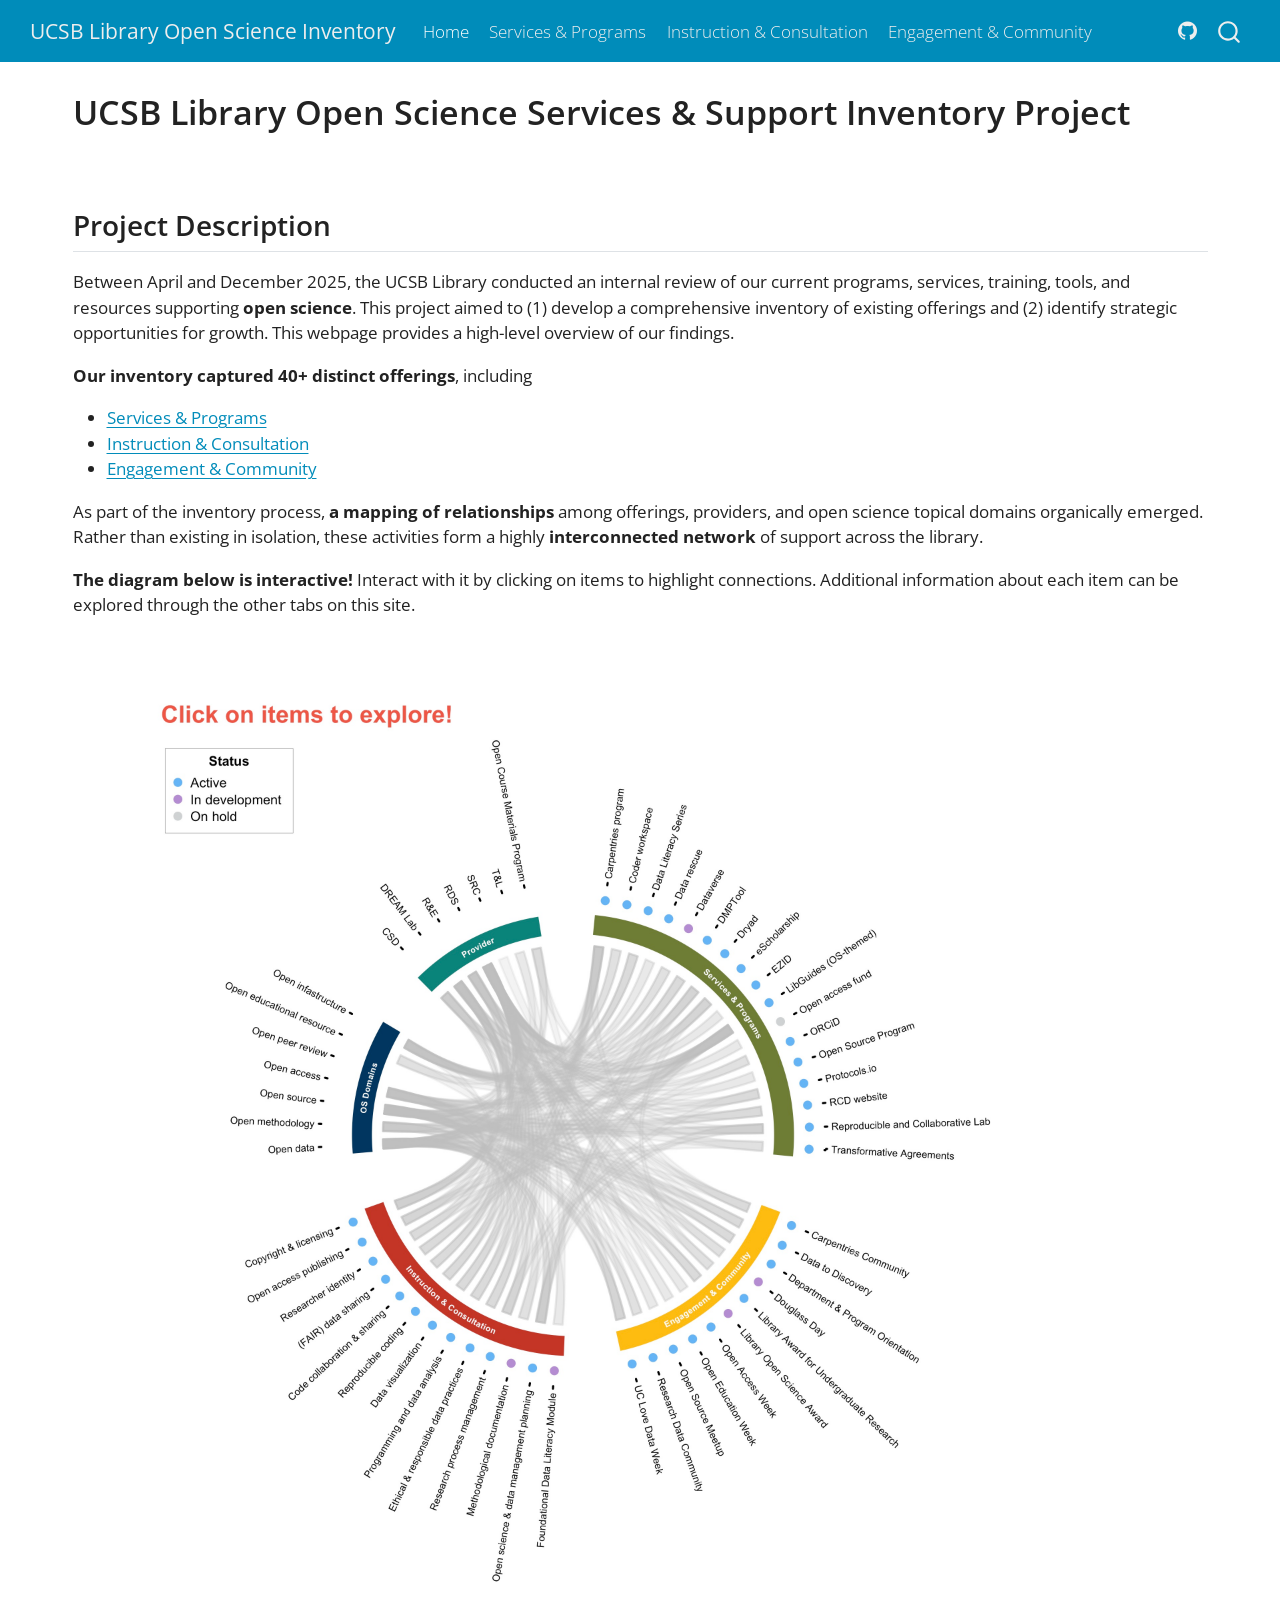
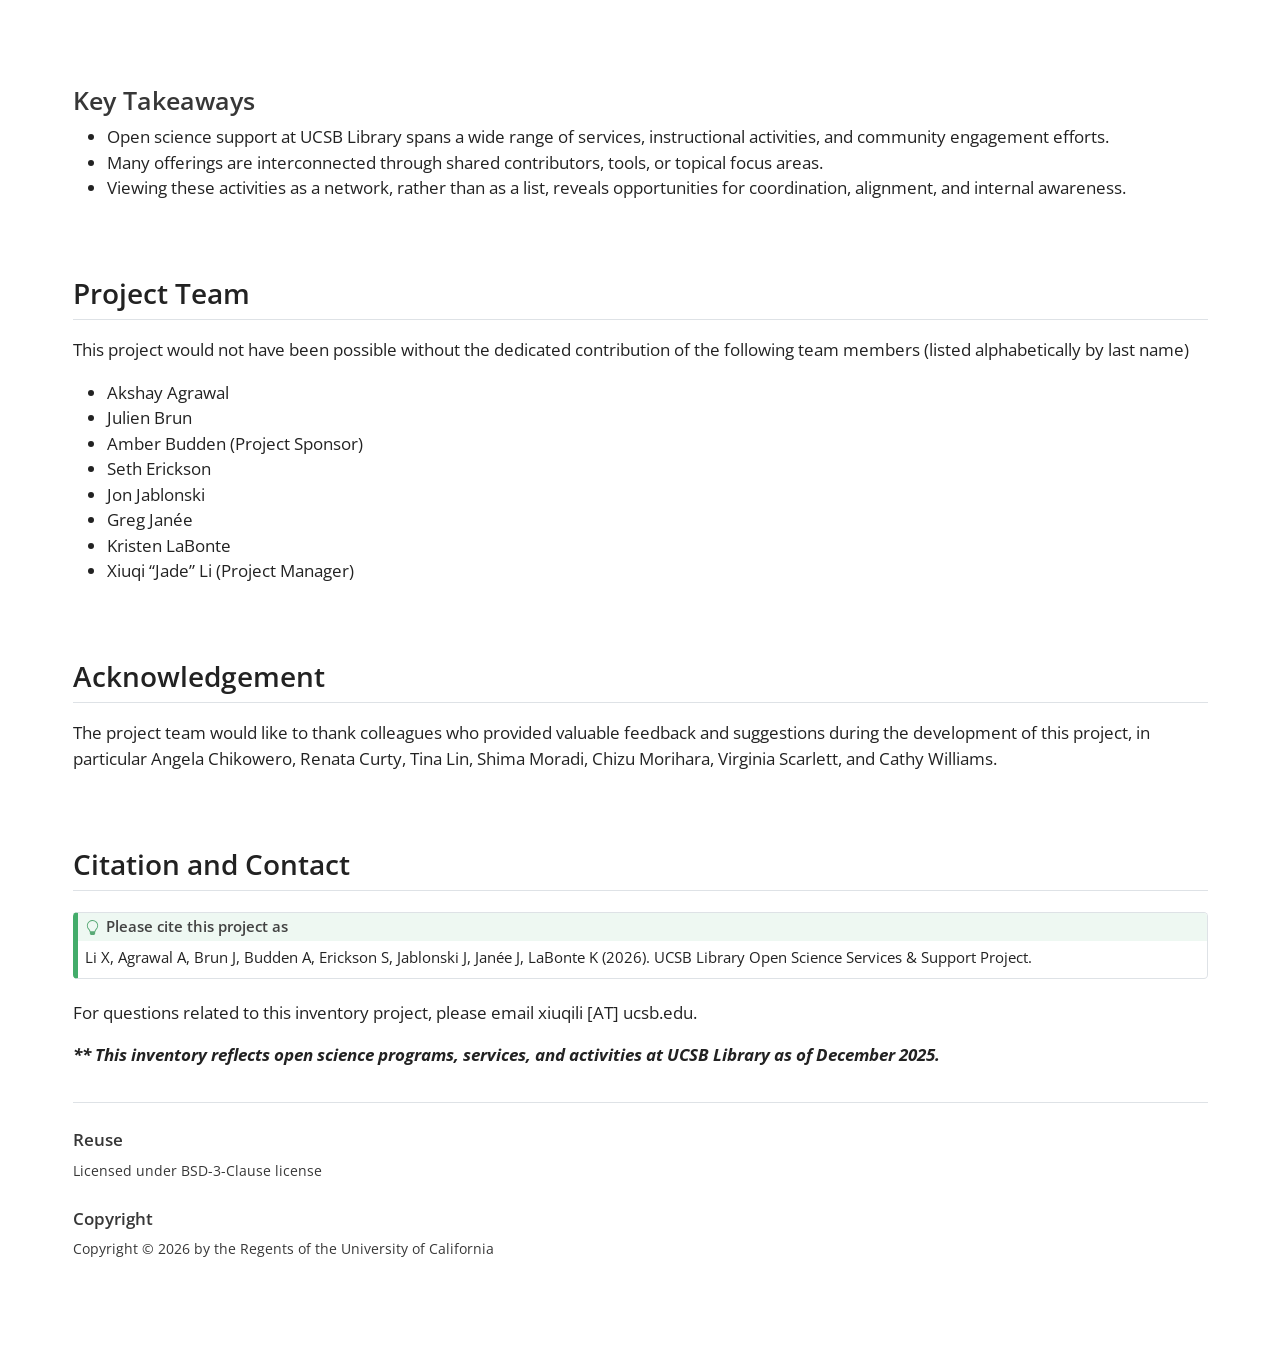
<file: index.html>
<!DOCTYPE html>
<html xmlns="http://www.w3.org/1999/xhtml" lang="en" xml:lang="en"><head>

<meta charset="utf-8">
<meta name="generator" content="quarto-1.9.37">

<meta name="viewport" content="width=device-width, initial-scale=1.0, user-scalable=yes">


<title>UCSB Library Open Science Services &amp; Support Inventory Project – UCSB Library Open Science Inventory</title>
<style>
/* Default styles provided by pandoc.
** See https://pandoc.org/MANUAL.html#variables-for-html for config info.
*/
code{white-space: pre-wrap;}
span.smallcaps{font-variant: small-caps;}
div.columns{display: flex; gap: min(4vw, 1.5em);}
div.column{flex: auto; overflow-x: auto;}
div.hanging-indent{margin-left: 1.5em; text-indent: -1.5em;}
ul.task-list{list-style: none;}
ul.task-list li input[type="checkbox"] {
  width: 0.8em;
  margin: 0 0.8em 0.2em -1em; /* quarto-specific, see https://github.com/quarto-dev/quarto-cli/issues/4556 */ 
  vertical-align: middle;
}
</style>


<script src="site_libs/quarto-nav/quarto-nav.js"></script>
<script src="site_libs/quarto-nav/headroom.min.js"></script>
<script src="site_libs/clipboard/clipboard.min.js"></script>
<script src="site_libs/quarto-search/autocomplete.umd.js"></script>
<script src="site_libs/quarto-search/fuse.min.js"></script>
<script src="site_libs/quarto-search/quarto-search.js"></script>
<meta name="quarto:offset" content="./">
<script src="site_libs/quarto-html/quarto.js" type="module"></script>
<script src="site_libs/quarto-html/tabsets/tabsets.js" type="module"></script>
<script src="site_libs/quarto-html/popper.min.js"></script>
<script src="site_libs/quarto-html/tippy.umd.min.js"></script>
<script src="site_libs/quarto-html/anchor.min.js"></script>
<link href="site_libs/quarto-html/tippy.css" rel="stylesheet">
<link href="site_libs/quarto-html/quarto-syntax-highlighting-7f8f88aac4f3542376d5c11b86a4c14d.css" rel="stylesheet" id="quarto-text-highlighting-styles">
<script src="site_libs/bootstrap/bootstrap.min.js"></script>
<link href="site_libs/bootstrap/bootstrap-icons.css" rel="stylesheet">
<link href="site_libs/bootstrap/bootstrap-ba0b310df6058a655c2f0b96f31e1674.min.css" rel="stylesheet" append-hash="true" id="quarto-bootstrap" data-mode="light">
<script id="quarto-search-options" type="application/json">{
  "location": "navbar",
  "copy-button": false,
  "collapse-after": 3,
  "panel-placement": "end",
  "type": "overlay",
  "limit": 50,
  "keyboard-shortcut": [
    "f",
    "/",
    "s"
  ],
  "show-item-context": false,
  "language": {
    "search-no-results-text": "No results",
    "search-matching-documents-text": "matching documents",
    "search-copy-link-title": "Copy link to search",
    "search-hide-matches-text": "Hide additional matches",
    "search-more-match-text": "more match in this document",
    "search-more-matches-text": "more matches in this document",
    "search-clear-button-title": "Clear",
    "search-text-placeholder": "",
    "search-detached-cancel-button-title": "Cancel",
    "search-submit-button-title": "Submit",
    "search-label": "Search"
  }
}</script>
<link rel="preload" href="images/static/01.jpg" as="image">
<link rel="preload" href="images/static/02.jpg" as="image">
<link rel="preload" href="images/static/03.jpg" as="image">
<link rel="preload" href="images/static/04.jpg" as="image">
<link rel="preload" href="images/static/05.jpg" as="image">
<link rel="preload" href="images/static/06.jpg" as="image">
<link rel="preload" href="images/static/07.jpg" as="image">
<link rel="preload" href="images/static/08.jpg" as="image">
<link rel="preload" href="images/static/09.jpg" as="image">
<link rel="preload" href="images/static/10.jpg" as="image">
<link rel="preload" href="images/static/11.jpg" as="image">
<link rel="preload" href="images/static/12.jpg" as="image">
<link rel="preload" href="images/static/13.jpg" as="image">
<link rel="preload" href="images/static/14.jpg" as="image">
<link rel="preload" href="images/static/15.jpg" as="image">
<link rel="preload" href="images/static/16.jpg" as="image">
<link rel="preload" href="images/static/17.jpg" as="image">
<link rel="preload" href="images/static/18.jpg" as="image">
<link rel="preload" href="images/static/19.jpg" as="image">
<link rel="preload" href="images/static/20.jpg" as="image">
<link rel="preload" href="images/static/21.jpg" as="image">
<link rel="preload" href="images/static/22.jpg" as="image">
<link rel="preload" href="images/static/23.jpg" as="image">
<link rel="preload" href="images/static/24.jpg" as="image">
<link rel="preload" href="images/static/25.jpg" as="image">
<link rel="preload" href="images/static/26.jpg" as="image">
<link rel="preload" href="images/static/27.jpg" as="image">
<link rel="preload" href="images/static/28.jpg" as="image">
<link rel="preload" href="images/static/29.jpg" as="image">
<link rel="preload" href="images/static/30.jpg" as="image">
<link rel="preload" href="images/static/31.jpg" as="image">
<link rel="preload" href="images/static/32.jpg" as="image">
<link rel="preload" href="images/static/33.jpg" as="image">
<link rel="preload" href="images/static/34.jpg" as="image">
<link rel="preload" href="images/static/35.jpg" as="image">
<link rel="preload" href="images/static/36.jpg" as="image">
<link rel="preload" href="images/static/37.jpg" as="image">
<link rel="preload" href="images/static/38.jpg" as="image">
<link rel="preload" href="images/static/39.jpg" as="image">
<link rel="preload" href="images/static/40.jpg" as="image">
<link rel="preload" href="images/static/41.jpg" as="image">
<link rel="preload" href="images/static/42.jpg" as="image">
<link rel="preload" href="images/static/43.jpg" as="image">
<link rel="preload" href="images/static/44.jpg" as="image">
<link rel="preload" href="images/static/45.jpg" as="image">
<link rel="preload" href="images/static/46.jpg" as="image">
<link rel="preload" href="images/static/47.jpg" as="image">
<link rel="preload" href="images/static/48.jpg" as="image">
<link rel="preload" href="images/static/49.jpg" as="image">
<link rel="preload" href="images/static/50.jpg" as="image">
<link rel="preload" href="images/static/51.jpg" as="image">
<link rel="preload" href="images/static/52.jpg" as="image">
<link rel="preload" href="images/static/53.jpg" as="image">
<link rel="preload" href="images/static/54.jpg" as="image">
<link rel="preload" href="images/static/55.jpg" as="image">


<link rel="stylesheet" href="styles.css">
</head>

<body class="nav-fixed quarto-light">

<div id="quarto-search-results"></div>
  <header id="quarto-header" class="headroom fixed-top">
    <nav class="navbar navbar-expand-lg " data-bs-theme="dark">
      <div class="navbar-container container-fluid">
      <div class="navbar-brand-container mx-auto">
    <a class="navbar-brand" href="./index.html">
    <span class="navbar-title">UCSB Library Open Science Inventory</span>
    </a>
  </div>
            <div id="quarto-search" class="" title="Search"></div>
          <button class="navbar-toggler" type="button" data-bs-toggle="collapse" data-bs-target="#navbarCollapse" aria-controls="navbarCollapse" role="menu" aria-expanded="false" aria-label="Toggle navigation" onclick="if (window.quartoToggleHeadroom) { window.quartoToggleHeadroom(); }">
  <span class="navbar-toggler-icon"></span>
</button>
          <div class="collapse navbar-collapse" id="navbarCollapse">
            <ul class="navbar-nav navbar-nav-scroll me-auto">
  <li class="nav-item">
    <a class="nav-link active" href="./index.html" aria-current="page"> 
<span class="menu-text">Home</span></a>
  </li>  
  <li class="nav-item">
    <a class="nav-link" href="./services.html"> 
<span class="menu-text">Services &amp; Programs</span></a>
  </li>  
  <li class="nav-item">
    <a class="nav-link" href="./instruction.html"> 
<span class="menu-text">Instruction &amp; Consultation</span></a>
  </li>  
  <li class="nav-item">
    <a class="nav-link" href="./engagement.html"> 
<span class="menu-text">Engagement &amp; Community</span></a>
  </li>  
</ul>
            <ul class="navbar-nav navbar-nav-scroll ms-auto">
  <li class="nav-item compact">
    <a class="nav-link" href="https://github.com/UCSB-Library-Research-Data-Services/Open-Science-Inventory"> <i class="bi bi-github" role="img">
</i> 
<span class="menu-text"></span></a>
  </li>  
</ul>
          </div> <!-- /navcollapse -->
            <div class="quarto-navbar-tools">
</div>
      </div> <!-- /container-fluid -->
    </nav>
</header>
<!-- content -->
<div id="quarto-content" class="quarto-container page-columns page-rows-contents page-layout-full page-navbar">
<!-- sidebar -->
<!-- margin-sidebar -->
    
<!-- main -->
<main class="content column-page" id="quarto-document-content">

<header id="title-block-header" class="quarto-title-block default">
<div class="quarto-title">
<h1 class="title">UCSB Library Open Science Services &amp; Support Inventory Project</h1>
</div>



<div class="quarto-title-meta column-page">

    
  
    
  </div>
  


</header>


<p><br></p>
<section id="project-description" class="level2">
<h2 class="anchored" data-anchor-id="project-description">Project Description</h2>
<p>Between April and December 2025, the UCSB Library conducted an internal review of our current programs, services, training, tools, and resources supporting <strong>open science</strong>. This project aimed to (1) develop a comprehensive inventory of existing offerings and (2) identify strategic opportunities for growth. This webpage provides a high-level overview of our findings.</p>
<p><strong>Our inventory captured 40+ distinct offerings</strong>, including</p>
<ul>
<li><a href="./services.html">Services &amp; Programs</a></li>
<li><a href="./instruction.html">Instruction &amp; Consultation</a></li>
<li><a href="./engagement.html">Engagement &amp; Community</a></li>
</ul>
<p>As part of the inventory process, <strong>a mapping of relationships</strong> among offerings, providers, and open science topical domains organically emerged. Rather than existing in isolation, these activities form a highly <strong>interconnected network</strong> of support across the library.</p>
<p><strong>The diagram below is interactive!</strong> Interact with it by clicking on items to highlight connections. Additional information about each item can be explored through the other tabs on this site.</p>
<div id="diagram">

</div>
<script type="module">

  const IMAGE_DISPLAY_WIDTH = 1000; // pixels
  const IMAGE_PATH = "images/static";
  const UNHIGHLIGHTED_IMAGE_PATH = `${IMAGE_PATH}/00-no-highlight.jpg`;
  const CSV_PATH = "data_processed/label_angles.csv";

  // Assumption: commas don't appear in label names, so no need for full CSV
  // parser.

  async function load_csv() {
    const response = await fetch(CSV_PATH);
    const body = await response.text();
    const [header, ...rows] = body.trim().split("\n");
    const columns = header.split(",");
    const data = rows.map(
      row => Object.fromEntries(row.split(",").map((v, i) => [columns[i], v]))
    );
    data.forEach(item => {
      item["Viz.ID"] = parseInt(item["Viz.ID"]);
      item["Start.Degree"] = parseFloat(item["Start.Degree"]);
      item["End.Degree"] = parseFloat(item["End.Degree"]);
    });
    return data;
  }

  const data = await load_csv();
  const min_angle = Math.min(...data.map(item => item["Start.Degree"]));

  const img = document.createElement("img");
  img.src = UNHIGHLIGHTED_IMAGE_PATH;
  img.width = IMAGE_DISPLAY_WIDTH;
  img.style.cursor = "pointer";
  img.alt = "Chord diagram showing connections between open science activities at UCSB Library";

  // Data assumptions:
  //   - Angles use the same periodic coordinate system as atan2.
  //   - Angles increase linearly from a minimum value (possibly negative) to a
  //     maximum value; there's no wrapping at +/-180.
  //   - The total range of angles is less than or equal to 360.
  //   - If items A and B are adjacent, then
  //     A["End.Degree"] == B["Start.Degree"] or vice versa.

  function switch_image(event) {
    const rect = img.getBoundingClientRect();
    const x = event.clientX - (rect.left + rect.width/2);
    const y = (rect.top + rect.height/2) - event.clientY;
    let angle = Math.atan2(y, x) * 180/Math.PI;
    if (angle < min_angle) angle += 360;
    const item = data.find(
      item => (item["Start.Degree"] <= angle && angle <= item["End.Degree"])
    );
    if (item !== undefined) {
      img.src = `${IMAGE_PATH}/${String(item["Viz.ID"]).padStart(2, "0")}.jpg`;
    } else {
      img.src = UNHIGHLIGHTED_IMAGE_PATH;
    }
  }

  img.addEventListener("click", switch_image);
  document.getElementById("diagram").appendChild(img);

</script>
<p><br></p>
<section id="key-takeaways" class="level3">
<h3 class="anchored" data-anchor-id="key-takeaways">Key Takeaways</h3>
<ul>
<li>Open science support at UCSB Library spans a wide range of services, instructional activities, and community engagement efforts.</li>
<li>Many offerings are interconnected through shared contributors, tools, or topical focus areas.</li>
<li>Viewing these activities as a network, rather than as a list, reveals opportunities for coordination, alignment, and internal awareness.</li>
</ul>
<p><br></p>
</section>
</section>
<section id="project-team" class="level2">
<h2 class="anchored" data-anchor-id="project-team">Project Team</h2>
<p>This project would not have been possible without the dedicated contribution of the following team members (listed alphabetically by last name)</p>
<ul>
<li>Akshay Agrawal</li>
<li>Julien Brun</li>
<li>Amber Budden (Project Sponsor)</li>
<li>Seth Erickson</li>
<li>Jon Jablonski</li>
<li>Greg Janée</li>
<li>Kristen LaBonte</li>
<li>Xiuqi “Jade” Li (Project Manager)</li>
</ul>
<p><br></p>
</section>
<section id="acknowledgement" class="level2">
<h2 class="anchored" data-anchor-id="acknowledgement">Acknowledgement</h2>
<p>The project team would like to thank colleagues who provided valuable feedback and suggestions during the development of this project, in particular Angela Chikowero, Renata Curty, Tina Lin, Shima Moradi, Chizu Morihara, Virginia Scarlett, and Cathy Williams.</p>
<p><br></p>
</section>
<section id="citation-and-contact" class="level2">
<h2 class="anchored" data-anchor-id="citation-and-contact">Citation and Contact</h2>
<div class="callout callout-style-default callout-tip callout-titled">
<div class="callout-header d-flex align-content-center">
<div class="callout-icon-container">
<i class="callout-icon"></i>
</div>
<div class="callout-title-container flex-fill">
<span class="screen-reader-only">Tip</span>Please cite this project as
</div>
</div>
<div class="callout-body-container callout-body">
<p>Li X, Agrawal A, Brun J, Budden A, Erickson S, Jablonski J, Janée J, LaBonte K (2026). UCSB Library Open Science Services &amp; Support Project.</p>
</div>
</div>
<p>For questions related to this inventory project, please email xiuqili [AT] ucsb.edu.</p>
<p><strong><em>** This inventory reflects open science programs, services, and activities at UCSB Library as of December 2025.</em></strong></p>


</section>

<div id="quarto-appendix" class="default"><section class="quarto-appendix-contents" id="quarto-reuse"><h2 class="anchored quarto-appendix-heading">Reuse</h2><div class="quarto-appendix-contents"><div>Licensed under BSD-3-Clause license</div></div></section><section class="quarto-appendix-contents" id="quarto-copyright"><h2 class="anchored quarto-appendix-heading">Copyright</h2><div class="quarto-appendix-contents"><div>Copyright © 2026 by the Regents of the University of California</div></div></section></div></main> <!-- /main -->
<script id="quarto-html-after-body" type="application/javascript">
  window.document.addEventListener("DOMContentLoaded", function (event) {
    const icon = "";
    const anchorJS = new window.AnchorJS();
    anchorJS.options = {
      placement: 'right',
      icon: icon
    };
    anchorJS.add('.anchored');
    const isCodeAnnotation = (el) => {
      for (const clz of el.classList) {
        if (clz.startsWith('code-annotation-')) {                     
          return true;
        }
      }
      return false;
    }
    const onCopySuccess = function(e) {
      // button target
      const button = e.trigger;
      // don't keep focus
      button.blur();
      // flash "checked"
      button.classList.add('code-copy-button-checked');
      var currentTitle = button.getAttribute("title");
      button.setAttribute("title", "Copied!");
      let tooltip;
      if (window.bootstrap) {
        button.setAttribute("data-bs-toggle", "tooltip");
        button.setAttribute("data-bs-placement", "left");
        button.setAttribute("data-bs-title", "Copied!");
        tooltip = new bootstrap.Tooltip(button, 
          { trigger: "manual", 
            customClass: "code-copy-button-tooltip",
            offset: [0, -8]});
        tooltip.show();    
      }
      setTimeout(function() {
        if (tooltip) {
          tooltip.hide();
          button.removeAttribute("data-bs-title");
          button.removeAttribute("data-bs-toggle");
          button.removeAttribute("data-bs-placement");
        }
        button.setAttribute("title", currentTitle);
        button.classList.remove('code-copy-button-checked');
      }, 1000);
      // clear code selection
      e.clearSelection();
    }
    const getTextToCopy = function(trigger) {
      const outerScaffold = trigger.parentElement.cloneNode(true);
      const codeEl = outerScaffold.querySelector('code');
      for (const childEl of codeEl.children) {
        if (isCodeAnnotation(childEl)) {
          childEl.remove();
        }
      }
      return codeEl.innerText;
    }
    const clipboard = new window.ClipboardJS('.code-copy-button:not([data-in-quarto-modal])', {
      text: getTextToCopy
    });
    clipboard.on('success', onCopySuccess);
    if (window.document.getElementById('quarto-embedded-source-code-modal')) {
      const clipboardModal = new window.ClipboardJS('.code-copy-button[data-in-quarto-modal]', {
        text: getTextToCopy,
        container: window.document.getElementById('quarto-embedded-source-code-modal')
      });
      clipboardModal.on('success', onCopySuccess);
    }
      var localhostRegex = new RegExp(/^(?:http|https):\/\/localhost\:?[0-9]*\//);
      var mailtoRegex = new RegExp(/^mailto:/);
        var filterRegex = new RegExp("https:\/\/UCSB-Library-Research-Data-Services\.github\.io\/Open-Science-Inventory\/");
      var isInternal = (href) => {
          return filterRegex.test(href) || localhostRegex.test(href) || mailtoRegex.test(href);
      }
      // Inspect non-navigation links and adorn them if external
     var links = window.document.querySelectorAll('a[href]:not(.nav-link):not(.navbar-brand):not(.toc-action):not(.sidebar-link):not(.sidebar-item-toggle):not(.pagination-link):not(.no-external):not([aria-hidden]):not(.dropdown-item):not(.quarto-navigation-tool):not(.about-link)');
      for (var i=0; i<links.length; i++) {
        const link = links[i];
        if (!isInternal(link.href)) {
          // undo the damage that might have been done by quarto-nav.js in the case of
          // links that we want to consider external
          if (link.dataset.originalHref !== undefined) {
            link.href = link.dataset.originalHref;
          }
        }
      }
    function tippyHover(el, contentFn, onTriggerFn, onUntriggerFn) {
      const config = {
        allowHTML: true,
        maxWidth: 500,
        delay: 100,
        arrow: false,
        appendTo: function(el) {
            return el.parentElement;
        },
        interactive: true,
        interactiveBorder: 10,
        theme: 'quarto',
        placement: 'bottom-start',
      };
      if (contentFn) {
        config.content = contentFn;
      }
      if (onTriggerFn) {
        config.onTrigger = onTriggerFn;
      }
      if (onUntriggerFn) {
        config.onUntrigger = onUntriggerFn;
      }
      window.tippy(el, config); 
    }
    const noterefs = window.document.querySelectorAll('a[role="doc-noteref"]');
    for (var i=0; i<noterefs.length; i++) {
      const ref = noterefs[i];
      tippyHover(ref, function() {
        // use id or data attribute instead here
        let href = ref.getAttribute('data-footnote-href') || ref.getAttribute('href');
        try { href = new URL(href).hash; } catch {}
        const id = href.replace(/^#\/?/, "");
        const note = window.document.getElementById(id);
        if (note) {
          return note.innerHTML;
        } else {
          return "";
        }
      });
    }
    const xrefs = window.document.querySelectorAll('a.quarto-xref');
    const processXRef = (id, note) => {
      // Strip column container classes
      const stripColumnClz = (el) => {
        el.classList.remove("page-full", "page-columns");
        if (el.children) {
          for (const child of el.children) {
            stripColumnClz(child);
          }
        }
      }
      stripColumnClz(note)
      if (id === null || id.startsWith('sec-')) {
        // Special case sections, only their first couple elements
        const container = document.createElement("div");
        if (note.children && note.children.length > 2) {
          container.appendChild(note.children[0].cloneNode(true));
          for (let i = 1; i < note.children.length; i++) {
            const child = note.children[i];
            if (child.tagName === "P" && child.innerText === "") {
              continue;
            } else {
              container.appendChild(child.cloneNode(true));
              break;
            }
          }
          if (window.Quarto?.typesetMath) {
            window.Quarto.typesetMath(container);
          }
          return container.innerHTML
        } else {
          if (window.Quarto?.typesetMath) {
            window.Quarto.typesetMath(note);
          }
          return note.innerHTML;
        }
      } else {
        // Remove any anchor links if they are present
        const anchorLink = note.querySelector('a.anchorjs-link');
        if (anchorLink) {
          anchorLink.remove();
        }
        if (window.Quarto?.typesetMath) {
          window.Quarto.typesetMath(note);
        }
        if (note.classList.contains("callout")) {
          return note.outerHTML;
        } else {
          return note.innerHTML;
        }
      }
    }
    for (var i=0; i<xrefs.length; i++) {
      const xref = xrefs[i];
      tippyHover(xref, undefined, function(instance) {
        instance.disable();
        let url = xref.getAttribute('href');
        let hash = undefined; 
        if (url.startsWith('#')) {
          hash = url;
        } else {
          try { hash = new URL(url).hash; } catch {}
        }
        if (hash) {
          const id = hash.replace(/^#\/?/, "");
          const note = window.document.getElementById(id);
          if (note !== null) {
            try {
              const html = processXRef(id, note.cloneNode(true));
              instance.setContent(html);
            } finally {
              instance.enable();
              instance.show();
            }
          } else {
            // See if we can fetch this
            fetch(url.split('#')[0])
            .then(res => res.text())
            .then(html => {
              const parser = new DOMParser();
              const htmlDoc = parser.parseFromString(html, "text/html");
              const note = htmlDoc.getElementById(id);
              if (note !== null) {
                const html = processXRef(id, note);
                instance.setContent(html);
              } 
            }).finally(() => {
              instance.enable();
              instance.show();
            });
          }
        } else {
          // See if we can fetch a full url (with no hash to target)
          // This is a special case and we should probably do some content thinning / targeting
          fetch(url)
          .then(res => res.text())
          .then(html => {
            const parser = new DOMParser();
            const htmlDoc = parser.parseFromString(html, "text/html");
            const note = htmlDoc.querySelector('main.content');
            if (note !== null) {
              // This should only happen for chapter cross references
              // (since there is no id in the URL)
              // remove the first header
              if (note.children.length > 0 && note.children[0].tagName === "HEADER") {
                note.children[0].remove();
              }
              const html = processXRef(null, note);
              instance.setContent(html);
            } 
          }).finally(() => {
            instance.enable();
            instance.show();
          });
        }
      }, function(instance) {
      });
    }
        let selectedAnnoteEl;
        const selectorForAnnotation = ( cell, annotation) => {
          let cellAttr = 'data-code-cell="' + cell + '"';
          let lineAttr = 'data-code-annotation="' +  annotation + '"';
          const selector = 'span[' + cellAttr + '][' + lineAttr + ']';
          return selector;
        }
        const selectCodeLines = (annoteEl) => {
          const doc = window.document;
          const targetCell = annoteEl.getAttribute("data-target-cell");
          const targetAnnotation = annoteEl.getAttribute("data-target-annotation");
          const annoteSpan = window.document.querySelector(selectorForAnnotation(targetCell, targetAnnotation));
          const lines = annoteSpan.getAttribute("data-code-lines").split(",");
          const lineIds = lines.map((line) => {
            return targetCell + "-" + line;
          })
          let top = null;
          let height = null;
          let parent = null;
          if (lineIds.length > 0) {
              //compute the position of the single el (top and bottom and make a div)
              const el = window.document.getElementById(lineIds[0]);
              top = el.offsetTop;
              height = el.offsetHeight;
              parent = el.parentElement.parentElement;
            if (lineIds.length > 1) {
              const lastEl = window.document.getElementById(lineIds[lineIds.length - 1]);
              const bottom = lastEl.offsetTop + lastEl.offsetHeight;
              height = bottom - top;
            }
            if (top !== null && height !== null && parent !== null) {
              // cook up a div (if necessary) and position it 
              let div = window.document.getElementById("code-annotation-line-highlight");
              if (div === null) {
                div = window.document.createElement("div");
                div.setAttribute("id", "code-annotation-line-highlight");
                div.style.position = 'absolute';
                parent.appendChild(div);
              }
              div.style.top = top - 2 + "px";
              div.style.height = height + 4 + "px";
              div.style.left = 0;
              let gutterDiv = window.document.getElementById("code-annotation-line-highlight-gutter");
              if (gutterDiv === null) {
                gutterDiv = window.document.createElement("div");
                gutterDiv.setAttribute("id", "code-annotation-line-highlight-gutter");
                gutterDiv.style.position = 'absolute';
                const codeCell = window.document.getElementById(targetCell);
                const gutter = codeCell.querySelector('.code-annotation-gutter');
                gutter.appendChild(gutterDiv);
              }
              gutterDiv.style.top = top - 2 + "px";
              gutterDiv.style.height = height + 4 + "px";
            }
            selectedAnnoteEl = annoteEl;
          }
        };
        const unselectCodeLines = () => {
          const elementsIds = ["code-annotation-line-highlight", "code-annotation-line-highlight-gutter"];
          elementsIds.forEach((elId) => {
            const div = window.document.getElementById(elId);
            if (div) {
              div.remove();
            }
          });
          selectedAnnoteEl = undefined;
        };
          // Handle positioning of the toggle
      window.addEventListener(
        "resize",
        throttle(() => {
          elRect = undefined;
          if (selectedAnnoteEl) {
            selectCodeLines(selectedAnnoteEl);
          }
        }, 10)
      );
      function throttle(fn, ms) {
      let throttle = false;
      let timer;
        return (...args) => {
          if(!throttle) { // first call gets through
              fn.apply(this, args);
              throttle = true;
          } else { // all the others get throttled
              if(timer) clearTimeout(timer); // cancel #2
              timer = setTimeout(() => {
                fn.apply(this, args);
                timer = throttle = false;
              }, ms);
          }
        };
      }
        // Attach click handler to the DT
        const annoteDls = window.document.querySelectorAll('dt[data-target-cell]');
        for (const annoteDlNode of annoteDls) {
          annoteDlNode.addEventListener('click', (event) => {
            const clickedEl = event.target;
            if (clickedEl !== selectedAnnoteEl) {
              unselectCodeLines();
              const activeEl = window.document.querySelector('dt[data-target-cell].code-annotation-active');
              if (activeEl) {
                activeEl.classList.remove('code-annotation-active');
              }
              selectCodeLines(clickedEl);
              clickedEl.classList.add('code-annotation-active');
            } else {
              // Unselect the line
              unselectCodeLines();
              clickedEl.classList.remove('code-annotation-active');
            }
          });
        }
    const findCites = (el) => {
      const parentEl = el.parentElement;
      if (parentEl) {
        const cites = parentEl.dataset.cites;
        if (cites) {
          return {
            el,
            cites: cites.split(' ')
          };
        } else {
          return findCites(el.parentElement)
        }
      } else {
        return undefined;
      }
    };
    var bibliorefs = window.document.querySelectorAll('a[role="doc-biblioref"]');
    for (var i=0; i<bibliorefs.length; i++) {
      const ref = bibliorefs[i];
      const citeInfo = findCites(ref);
      if (citeInfo) {
        tippyHover(citeInfo.el, function() {
          var popup = window.document.createElement('div');
          citeInfo.cites.forEach(function(cite) {
            var citeDiv = window.document.createElement('div');
            citeDiv.classList.add('hanging-indent');
            citeDiv.classList.add('csl-entry');
            var biblioDiv = window.document.getElementById('ref-' + cite);
            if (biblioDiv) {
              citeDiv.innerHTML = biblioDiv.innerHTML;
            }
            popup.appendChild(citeDiv);
          });
          return popup.innerHTML;
        });
      }
    }
  });
  </script>
</div> <!-- /content -->




</body></html>
</file>
<file: site_libs/quarto-html/tippy.css>
.tippy-box[data-animation=fade][data-state=hidden]{opacity:0}[data-tippy-root]{max-width:calc(100vw - 10px)}.tippy-box{position:relative;background-color:#333;color:#fff;border-radius:4px;font-size:14px;line-height:1.4;white-space:normal;outline:0;transition-property:transform,visibility,opacity}.tippy-box[data-placement^=top]>.tippy-arrow{bottom:0}.tippy-box[data-placement^=top]>.tippy-arrow:before{bottom:-7px;left:0;border-width:8px 8px 0;border-top-color:initial;transform-origin:center top}.tippy-box[data-placement^=bottom]>.tippy-arrow{top:0}.tippy-box[data-placement^=bottom]>.tippy-arrow:before{top:-7px;left:0;border-width:0 8px 8px;border-bottom-color:initial;transform-origin:center bottom}.tippy-box[data-placement^=left]>.tippy-arrow{right:0}.tippy-box[data-placement^=left]>.tippy-arrow:before{border-width:8px 0 8px 8px;border-left-color:initial;right:-7px;transform-origin:center left}.tippy-box[data-placement^=right]>.tippy-arrow{left:0}.tippy-box[data-placement^=right]>.tippy-arrow:before{left:-7px;border-width:8px 8px 8px 0;border-right-color:initial;transform-origin:center right}.tippy-box[data-inertia][data-state=visible]{transition-timing-function:cubic-bezier(.54,1.5,.38,1.11)}.tippy-arrow{width:16px;height:16px;color:#333}.tippy-arrow:before{content:"";position:absolute;border-color:transparent;border-style:solid}.tippy-content{position:relative;padding:5px 9px;z-index:1}
</file>
<file: site_libs/quarto-html/quarto-syntax-highlighting-7f8f88aac4f3542376d5c11b86a4c14d.css>
/* quarto syntax highlight colors */
:root {
  --quarto-hl-ot-color: #003B4F;
  --quarto-hl-at-color: #657422;
  --quarto-hl-ss-color: #20794D;
  --quarto-hl-an-color: #5E5E5E;
  --quarto-hl-fu-color: #4758AB;
  --quarto-hl-st-color: #20794D;
  --quarto-hl-cf-color: #003B4F;
  --quarto-hl-op-color: #5E5E5E;
  --quarto-hl-er-color: #AD0000;
  --quarto-hl-bn-color: #AD0000;
  --quarto-hl-al-color: #AD0000;
  --quarto-hl-va-color: #111111;
  --quarto-hl-bu-color: inherit;
  --quarto-hl-ex-color: inherit;
  --quarto-hl-pp-color: #AD0000;
  --quarto-hl-in-color: #5E5E5E;
  --quarto-hl-vs-color: #20794D;
  --quarto-hl-wa-color: #5E5E5E;
  --quarto-hl-do-color: #5E5E5E;
  --quarto-hl-im-color: #00769E;
  --quarto-hl-ch-color: #20794D;
  --quarto-hl-dt-color: #AD0000;
  --quarto-hl-fl-color: #AD0000;
  --quarto-hl-co-color: #5E5E5E;
  --quarto-hl-cv-color: #5E5E5E;
  --quarto-hl-cn-color: #8f5902;
  --quarto-hl-sc-color: #5E5E5E;
  --quarto-hl-dv-color: #AD0000;
  --quarto-hl-kw-color: #003B4F;
}

/* other quarto variables */
:root {
  --quarto-font-monospace: SFMono-Regular, Menlo, Monaco, Consolas, "Liberation Mono", "Courier New", monospace;
}

/* syntax highlight based on Pandoc's rules */
pre > code.sourceCode > span {
  color: #003B4F;
}

code.sourceCode > span {
  color: #003B4F;
}

div.sourceCode,
div.sourceCode pre.sourceCode {
  color: #003B4F;
}

/* Normal */
code span {
  color: #003B4F;
}

/* Alert */
code span.al {
  color: #AD0000;
  font-style: inherit;
}

/* Annotation */
code span.an {
  color: #5E5E5E;
  font-style: inherit;
}

/* Attribute */
code span.at {
  color: #657422;
  font-style: inherit;
}

/* BaseN */
code span.bn {
  color: #AD0000;
  font-style: inherit;
}

/* BuiltIn */
code span.bu {
  font-style: inherit;
}

/* ControlFlow */
code span.cf {
  color: #003B4F;
  font-weight: bold;
  font-style: inherit;
}

/* Char */
code span.ch {
  color: #20794D;
  font-style: inherit;
}

/* Constant */
code span.cn {
  color: #8f5902;
  font-style: inherit;
}

/* Comment */
code span.co {
  color: #5E5E5E;
  font-style: inherit;
}

/* CommentVar */
code span.cv {
  color: #5E5E5E;
  font-style: italic;
}

/* Documentation */
code span.do {
  color: #5E5E5E;
  font-style: italic;
}

/* DataType */
code span.dt {
  color: #AD0000;
  font-style: inherit;
}

/* DecVal */
code span.dv {
  color: #AD0000;
  font-style: inherit;
}

/* Error */
code span.er {
  color: #AD0000;
  font-style: inherit;
}

/* Extension */
code span.ex {
  font-style: inherit;
}

/* Float */
code span.fl {
  color: #AD0000;
  font-style: inherit;
}

/* Function */
code span.fu {
  color: #4758AB;
  font-style: inherit;
}

/* Import */
code span.im {
  color: #00769E;
  font-style: inherit;
}

/* Information */
code span.in {
  color: #5E5E5E;
  font-style: inherit;
}

/* Keyword */
code span.kw {
  color: #003B4F;
  font-weight: bold;
  font-style: inherit;
}

/* Operator */
code span.op {
  color: #5E5E5E;
  font-style: inherit;
}

/* Other */
code span.ot {
  color: #003B4F;
  font-style: inherit;
}

/* Preprocessor */
code span.pp {
  color: #AD0000;
  font-style: inherit;
}

/* SpecialChar */
code span.sc {
  color: #5E5E5E;
  font-style: inherit;
}

/* SpecialString */
code span.ss {
  color: #20794D;
  font-style: inherit;
}

/* String */
code span.st {
  color: #20794D;
  font-style: inherit;
}

/* Variable */
code span.va {
  color: #111111;
  font-style: inherit;
}

/* VerbatimString */
code span.vs {
  color: #20794D;
  font-style: inherit;
}

/* Warning */
code span.wa {
  color: #5E5E5E;
  font-style: italic;
}

.prevent-inlining {
  content: "</";
}

/*# sourceMappingURL=789ad8cd35626ba772517505b42a116e.css.map */
</file>
<file: styles.css>
/* css styles */
</file>
